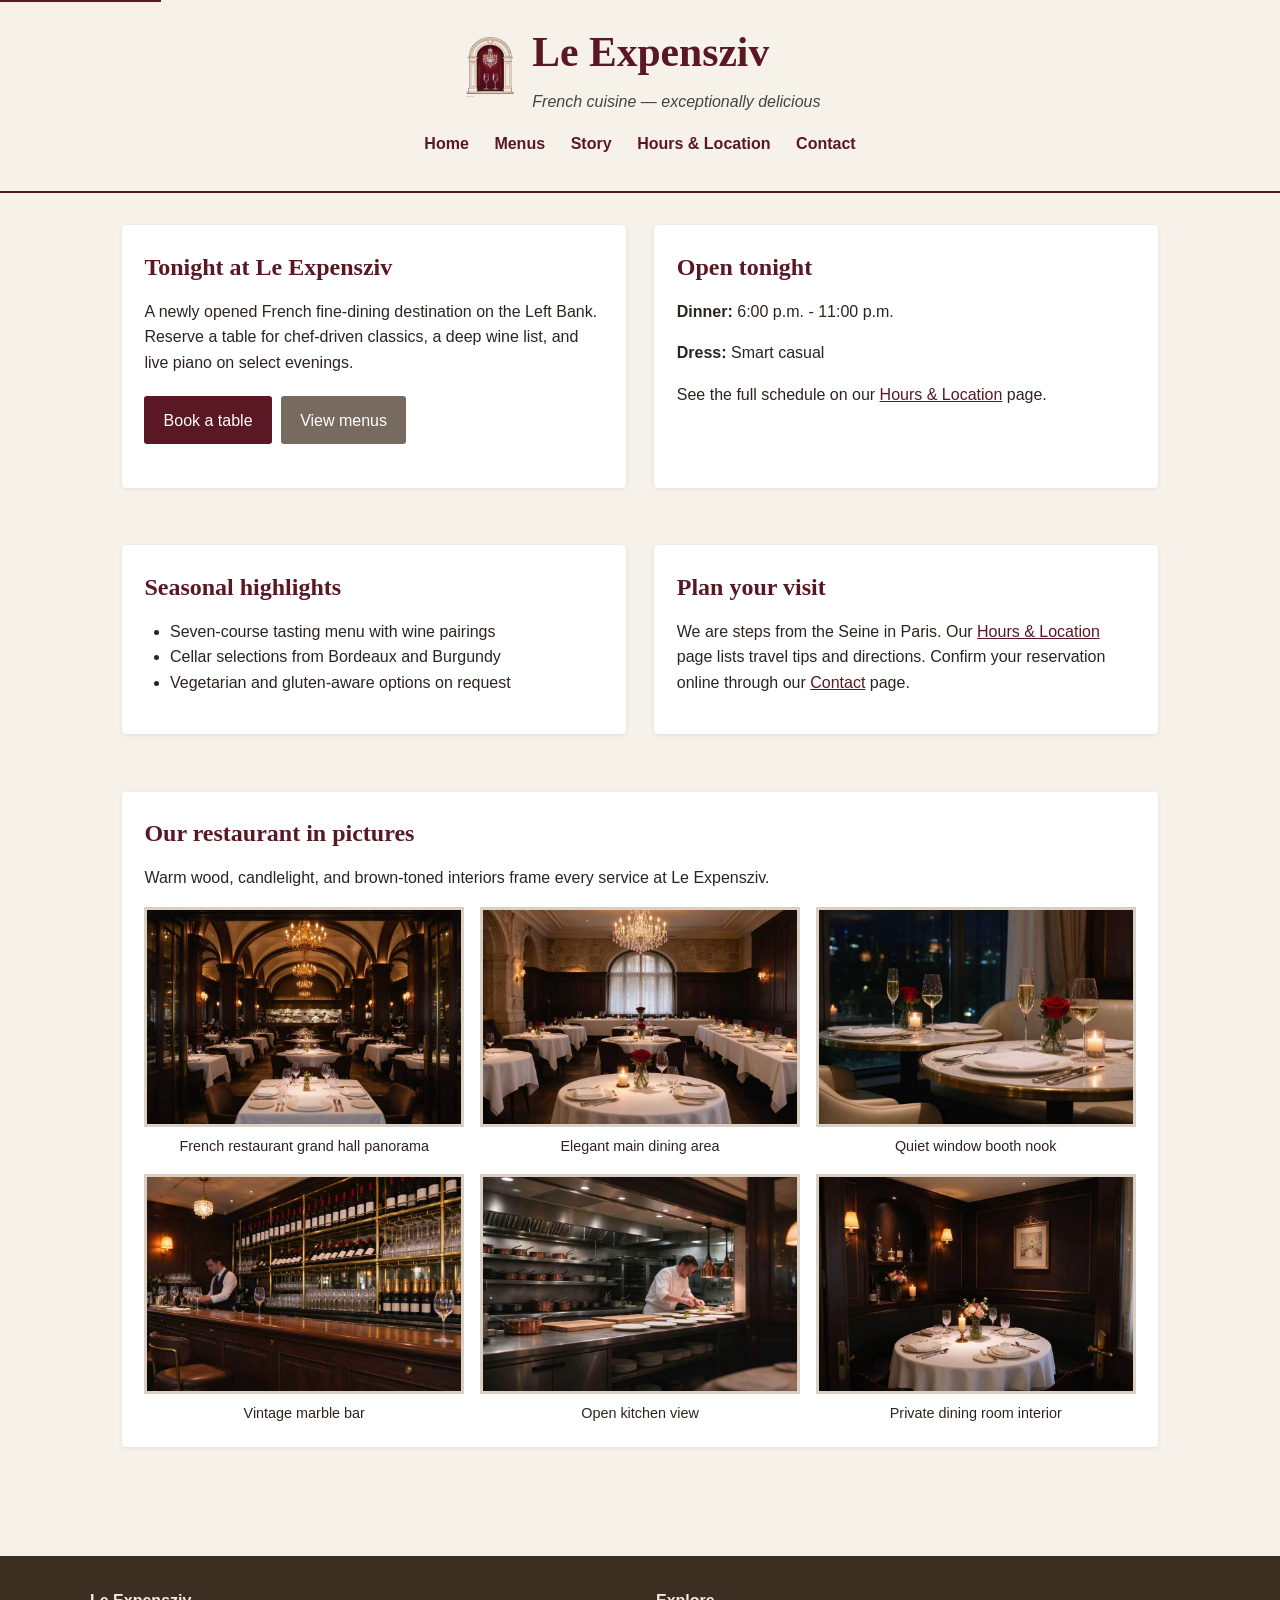
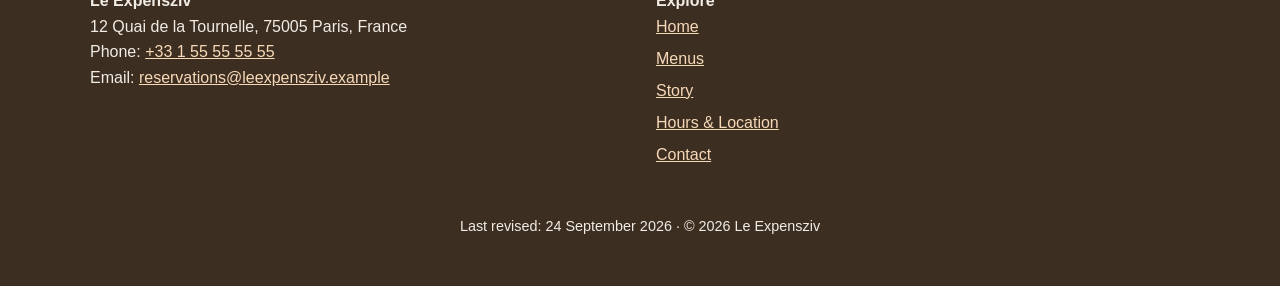
<file: index.html>
<!DOCTYPE html>
<html lang="en">
<head>
  <meta charset="UTF-8">
  <meta name="viewport" content="width=device-width, initial-scale=1">
  <meta name="description" content="Le Expensziv — French fine dining in Paris. Seasonal tasting menus, aged wines, and private events.">
  <title>Le Expensziv | French Fine Dining in Paris</title>
  <link rel="stylesheet" href="styles.css">
</head>
<body>
  <a class="skip-link" href="#main-content">Skip to main content</a>
  <header class="site-header">
    <div class="branding">
  <img src="images/logo.png" alt="Le Expensziv logo" class="site-logo">
  <div class="branding-text">
    <h1>Le Expensziv</h1>
    <p class="tagline">French cuisine — exceptionally delicious</p>
  </div>
</div>
    <nav class="site-nav">
      <ul>
        <li><a href="index.html">Home</a></li>
        <li><a href="menus.html">Menus</a></li>
        <li><a href="story.html">Story</a></li>
        <li><a href="location.html">Hours &amp; Location</a></li>
        <li><a href="contact.html">Contact</a></li>
      </ul>
    </nav>
  </header>
  <main id="main-content">
    <div class="two-column">
      <section class="hero card">
        <h2>Tonight at Le Expensziv</h2>
        <p class="hero-lead">
          A newly opened French fine-dining destination on the Left Bank. Reserve a table for chef‑driven classics,
          a deep wine list, and live piano on select evenings.
        </p>
        <div class="cta-row">
          <a class="button" href="contact.html#reservations">Book a table</a>
          <a class="button button-secondary" href="menus.html">View menus</a>
        </div>
      </section>
      <aside class="card">
        <h2>Open tonight</h2>
        <p><strong>Dinner:</strong> 6:00 p.m. - 11:00 p.m.</p>
        <p><strong>Dress:</strong> Smart casual</p>
        <p>See the full schedule on our <a href="location.html">Hours &amp; Location</a> page.</p>
      </aside>
      <section class="card">
        <h2>Seasonal highlights</h2>
        <ul class="checklist">
          <li>Seven-course tasting menu with wine pairings</li>
          <li>Cellar selections from Bordeaux and Burgundy</li>
          <li>Vegetarian and gluten-aware options on request</li>
        </ul>
      </section>
      <section class="card">
        <h2>Plan your visit</h2>
        <p>
          We are steps from the Seine in Paris. Our <a href="location.html">Hours &amp; Location</a> page
          lists travel tips and directions. Confirm your reservation online
          through our <a href="contact.html">Contact</a> page.
        </p>
      </section>
      <section class="card full-width">
        <h2>Our restaurant in pictures</h2>
        <p>Warm wood, candlelight, and brown-toned interiors frame every service at Le Expensziv.</p>
        <div class="photo-gallery">
          <figure>
            <img class="gallery-photo" src="images/Grand-Hall-Panorama.jpg" alt="Wide panoramic view of the grand main dining hall set for dinner service.">
            <figcaption>French restaurant grand hall panorama</figcaption>
          </figure>
          <figure>
            <img class="gallery-photo" src="images/Main-Dining-Area.jpg" alt="Spacious main dining area with warm wood decor and soft ambient lighting.">
            <figcaption>Elegant main dining area</figcaption>
          </figure>
          <figure>
            <img class="gallery-photo" src="images/Window-Nook.jpg" alt="Cosy window-side booth seating with elegant table place settings.">
            <figcaption>Quiet window booth nook</figcaption>
          </figure>
          <figure>
            <img class="gallery-photo" src="images/Vintage-Marble-Bar.jpg" alt="Vintage marble bar counter inside the restaurant.">
            <figcaption>Vintage marble bar</figcaption>
          </figure>
          <figure>
            <img class="gallery-photo" src="images/Open-Kitchen.jpg" alt="View into the restaurant open kitchen with working chef stations.">
            <figcaption>Open kitchen view</figcaption>
          </figure>
          <figure>
            <img class="gallery-photo" src="images/Private-dining-room.jpg" alt="Stylish private dining room prepared for guest events.">
            <figcaption>Private dining room interior</figcaption>
          </figure>
        </div>
      </section>
    </div>
  </main>
  <footer class="site-footer">
    <div class="footer-inner">
      <div>
        <strong>Le Expensziv</strong>
        <p>12 Quai de la Tournelle, 75005 Paris, France<br>
        Phone: <a href="tel:+33155555555">+33 1 55 55 55 55</a><br>
        Email: <a href="mailto:reservations@leexpensziv.example">reservations@leexpensziv.example</a></p>
      </div>
      <nav class="footer-nav">
        <strong>Explore</strong>
        <ul>
          <li><a href="index.html">Home</a></li>
          <li><a href="menus.html">Menus</a></li>
          <li><a href="story.html">Story</a></li>
          <li><a href="location.html">Hours &amp; Location</a></li>
          <li><a href="contact.html">Contact</a></li>
        </ul>
      </nav>
    </div>
    <p class="meta">Last revised: 24 September 2026 · © 2026 Le Expensziv</p>
  </footer>
</body>
</html>
</file>
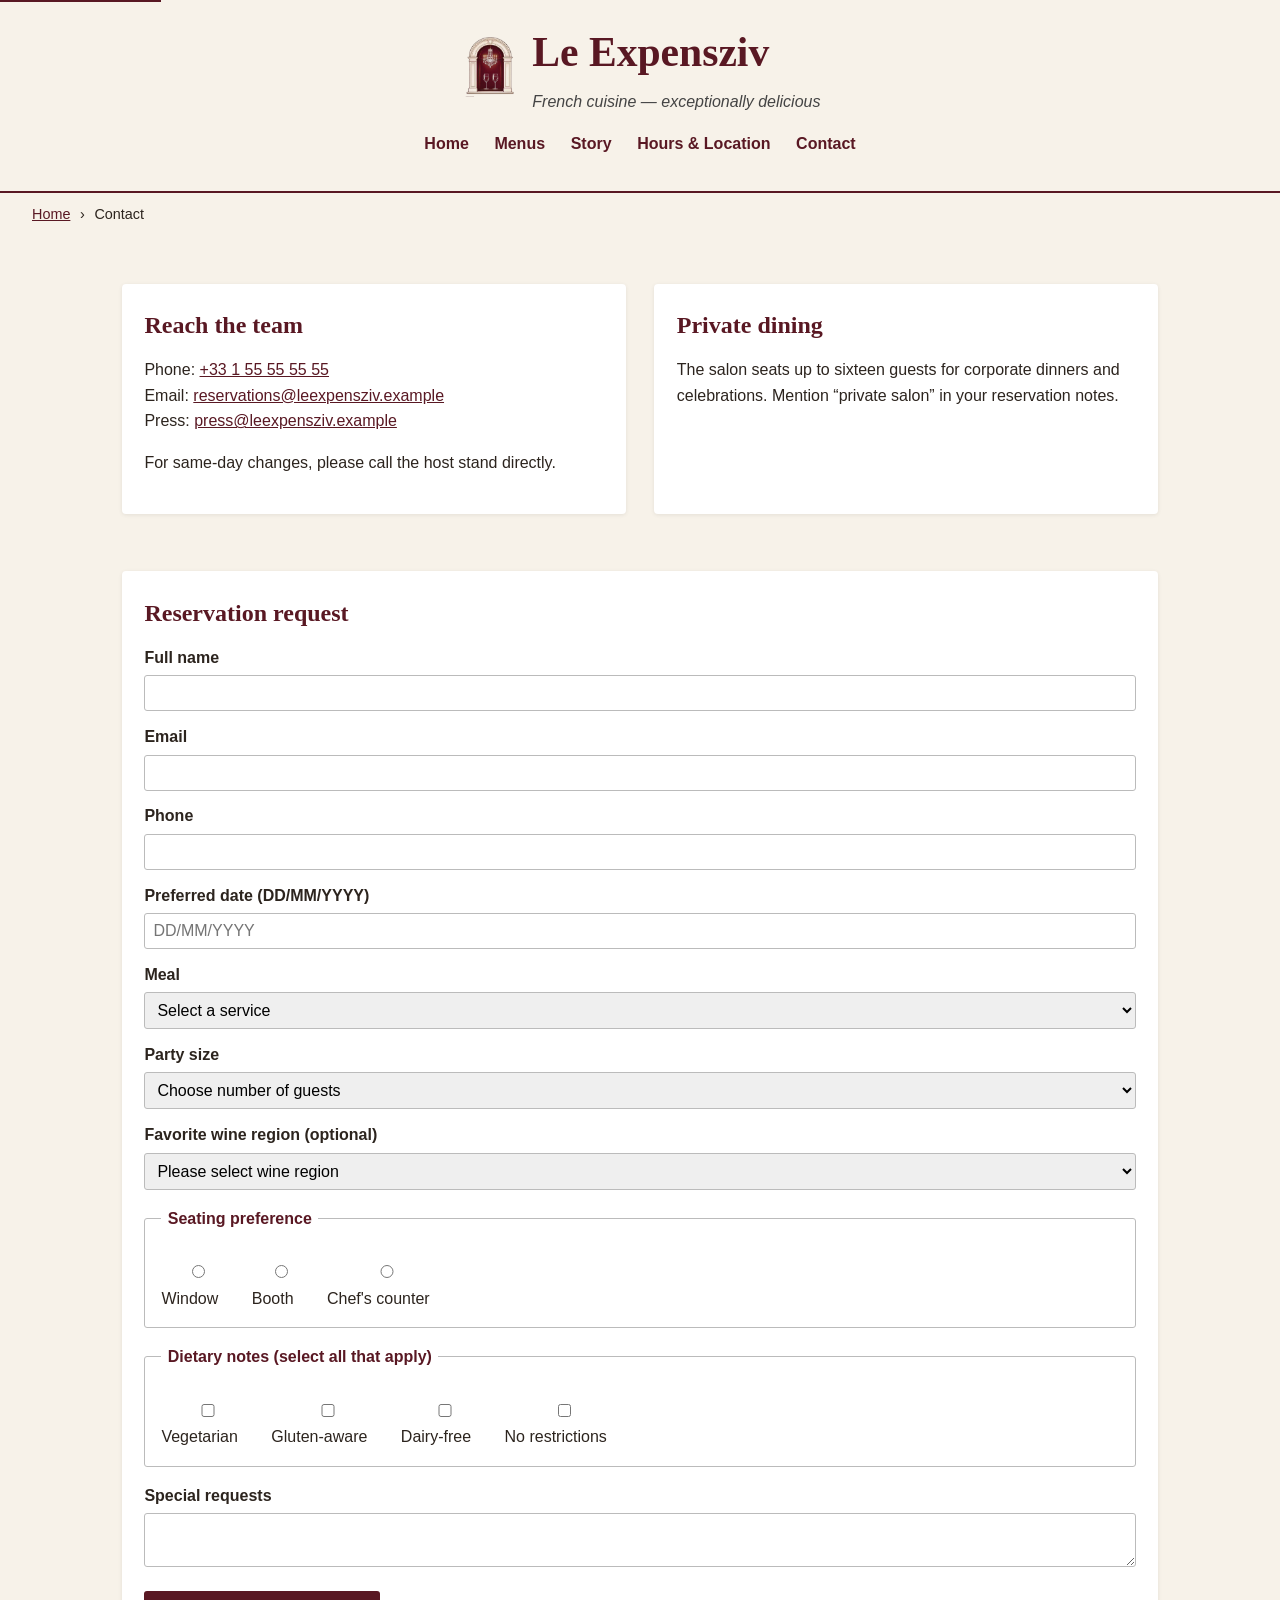
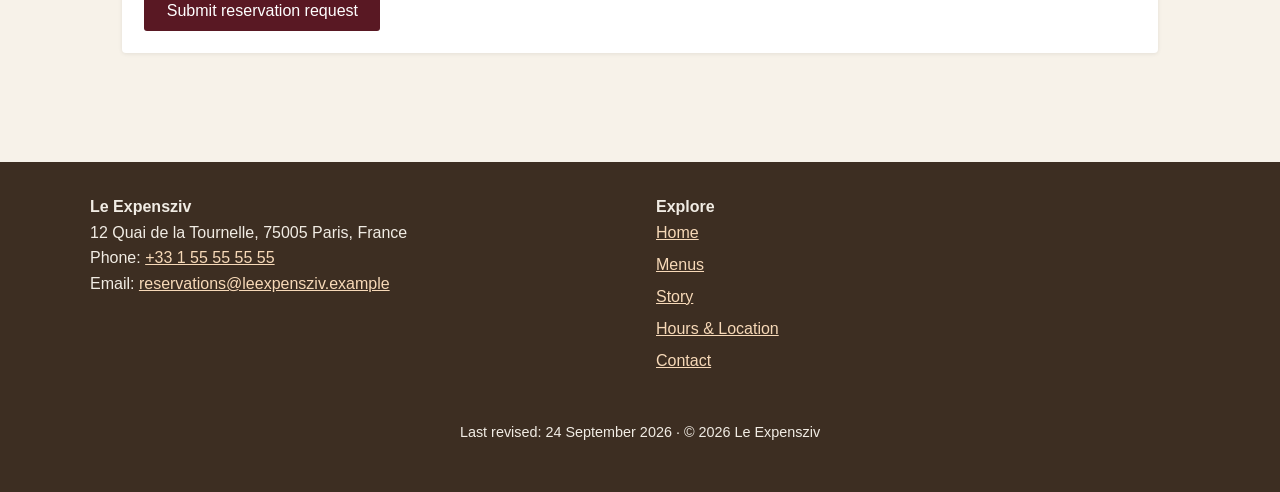
<file: contact.html>
<!DOCTYPE html>
<html lang="en">
<head>
  <meta charset="UTF-8">
  <meta name="viewport" content="width=device-width, initial-scale=1">
  <meta name="description" content="Contact and reservations at Le Expensziv, Paris.">
  <title>Contact &amp; Reservations | Le Expensziv</title>
  <link rel="stylesheet" href="styles.css">
</head>
<body>
  <a class="skip-link" href="#main-content">Skip to main content</a>
  <header class="site-header">
    <div class="branding">
  <img src="images/logo.png" alt="Le Expensziv logo" class="site-logo">
  <div class="branding-text">
    <h1>Le Expensziv</h1>
    <p class="tagline">French cuisine — exceptionally delicious</p>
  </div>
</div>
    <nav class="site-nav">
      <ul>
        <li><a href="index.html">Home</a></li>
        <li><a href="menus.html">Menus</a></li>
        <li><a href="story.html">Story</a></li>
        <li><a href="location.html">Hours &amp; Location</a></li>
        <li><a href="contact.html">Contact</a></li>
      </ul>
    </nav>
  </header>
  <nav class="breadcrumb">
    <ol>
      <li><a href="index.html">Home</a></li>
      <li>Contact</li>
    </ol>
  </nav>
  <main id="main-content">
    <div class="two-column">
      <section class="card">
        <h2>Reach the team</h2>
        <p>
          Phone: <a href="tel:+33155555555">+33 1 55 55 55 55</a><br>
          Email: <a href="mailto:reservations@leexpensziv.example">reservations@leexpensziv.example</a><br>
          Press: <a href="mailto:press@leexpensziv.example">press@leexpensziv.example</a>
        </p>
        <p>For same-day changes, please call the host stand directly.</p>
      </section>
      <section class="card">
        <h2>Private dining</h2>
        <p>
          The salon seats up to sixteen guests for corporate dinners and celebrations.
          Mention “private salon” in your reservation notes.
        </p>
      </section>
      <section class="card full-width" id="reservations">
        <h2>Reservation request</h2>
        <form id="reservation-form" action="contact.html#reservations" method="get" novalidate>
          <label for="guest-name">Full name</label>
          <input type="text" id="guest-name" name="guest-name" required>
          <label for="guest-email">Email</label>
          <input type="email" id="guest-email" name="guest-email" required>
          <label for="guest-phone">Phone</label>
          <input type="tel" id="guest-phone" name="guest-phone" required>
          <label for="visit-date">Preferred date (DD/MM/YYYY)</label>
          <input type="text" id="visit-date" name="visit-date" placeholder="DD/MM/YYYY" required>
          <label for="meal-type">Meal</label>
          <select id="meal-type" name="meal-type" required>
            <option value="">Select a service</option>
            <option value="lunch">Lunch</option>
            <option value="dinner">Dinner</option>
            <option value="brunch">Sunday brunch</option>
          </select>
          <label for="party-size">Party size</label>
          <select id="party-size" name="party-size" required>
            <option value="">Choose number of guests</option>
            <option value="2">2 guests</option>
            <option value="3">3 guests</option>
            <option value="4">4 guests</option>
            <option value="5">5 guests</option>
            <option value="6">6 guests</option>
            <option value="7">7 guests</option>
            <option value="8">8 guests</option>
          </select>
          <label for="favorite-wine">Favorite wine region (optional)</label>
          <select id="favorite-wine" name="favorite-wine">
            <option value="">Please select wine region</option>
            <option value="Bordeaux">Bordeaux</option>
            <option value="Burgundy">Burgundy</option>
            <option value="Champagne">Champagne</option>
            <option value="Loire Valley">Loire Valley</option>
            <option value="Rhône Valley">Rhône Valley</option>
          </select>
          <fieldset>
            <legend>Seating preference</legend>
            <div class="inline-options">
              <label><input type="radio" name="seating" value="window" required> Window</label>
              <label><input type="radio" name="seating" value="booth"> Booth</label>
              <label><input type="radio" name="seating" value="bar"> Chef&apos;s counter</label>
            </div>
          </fieldset>
          <fieldset>
            <legend>Dietary notes (select all that apply)</legend>
            <div class="inline-options">
              <label><input type="checkbox" name="diet" value="vegetarian"> Vegetarian</label>
              <label><input type="checkbox" name="diet" value="gluten-aware"> Gluten-aware</label>
              <label><input type="checkbox" name="diet" value="dairy-free"> Dairy-free</label>
              <label><input type="checkbox" name="diet" value="none"> No restrictions</label>
            </div>
          </fieldset>
          <label for="special-requests">Special requests</label>
          <textarea id="special-requests" name="special-requests"></textarea>
          <div class="form-actions">
            <button type="submit">Submit reservation request</button>
          </div>
        </form>
      </section>
    </div>
  </main>
  <footer class="site-footer">
    <div class="footer-inner">
      <div>
        <strong>Le Expensziv</strong>
        <p>12 Quai de la Tournelle, 75005 Paris, France<br>
        Phone: <a href="tel:+33155555555">+33 1 55 55 55 55</a><br>
        Email: <a href="mailto:reservations@leexpensziv.example">reservations@leexpensziv.example</a></p>
      </div>
      <nav class="footer-nav">
        <strong>Explore</strong>
        <ul>
          <li><a href="index.html">Home</a></li>
          <li><a href="menus.html">Menus</a></li>
          <li><a href="story.html">Story</a></li>
          <li><a href="location.html">Hours &amp; Location</a></li>
          <li><a href="contact.html">Contact</a></li>
        </ul>
      </nav>
    </div>
    <p class="meta">Last revised: 24 September 2026 · © 2026 Le Expensziv</p>
  </footer>
</body>
</html>
</file>
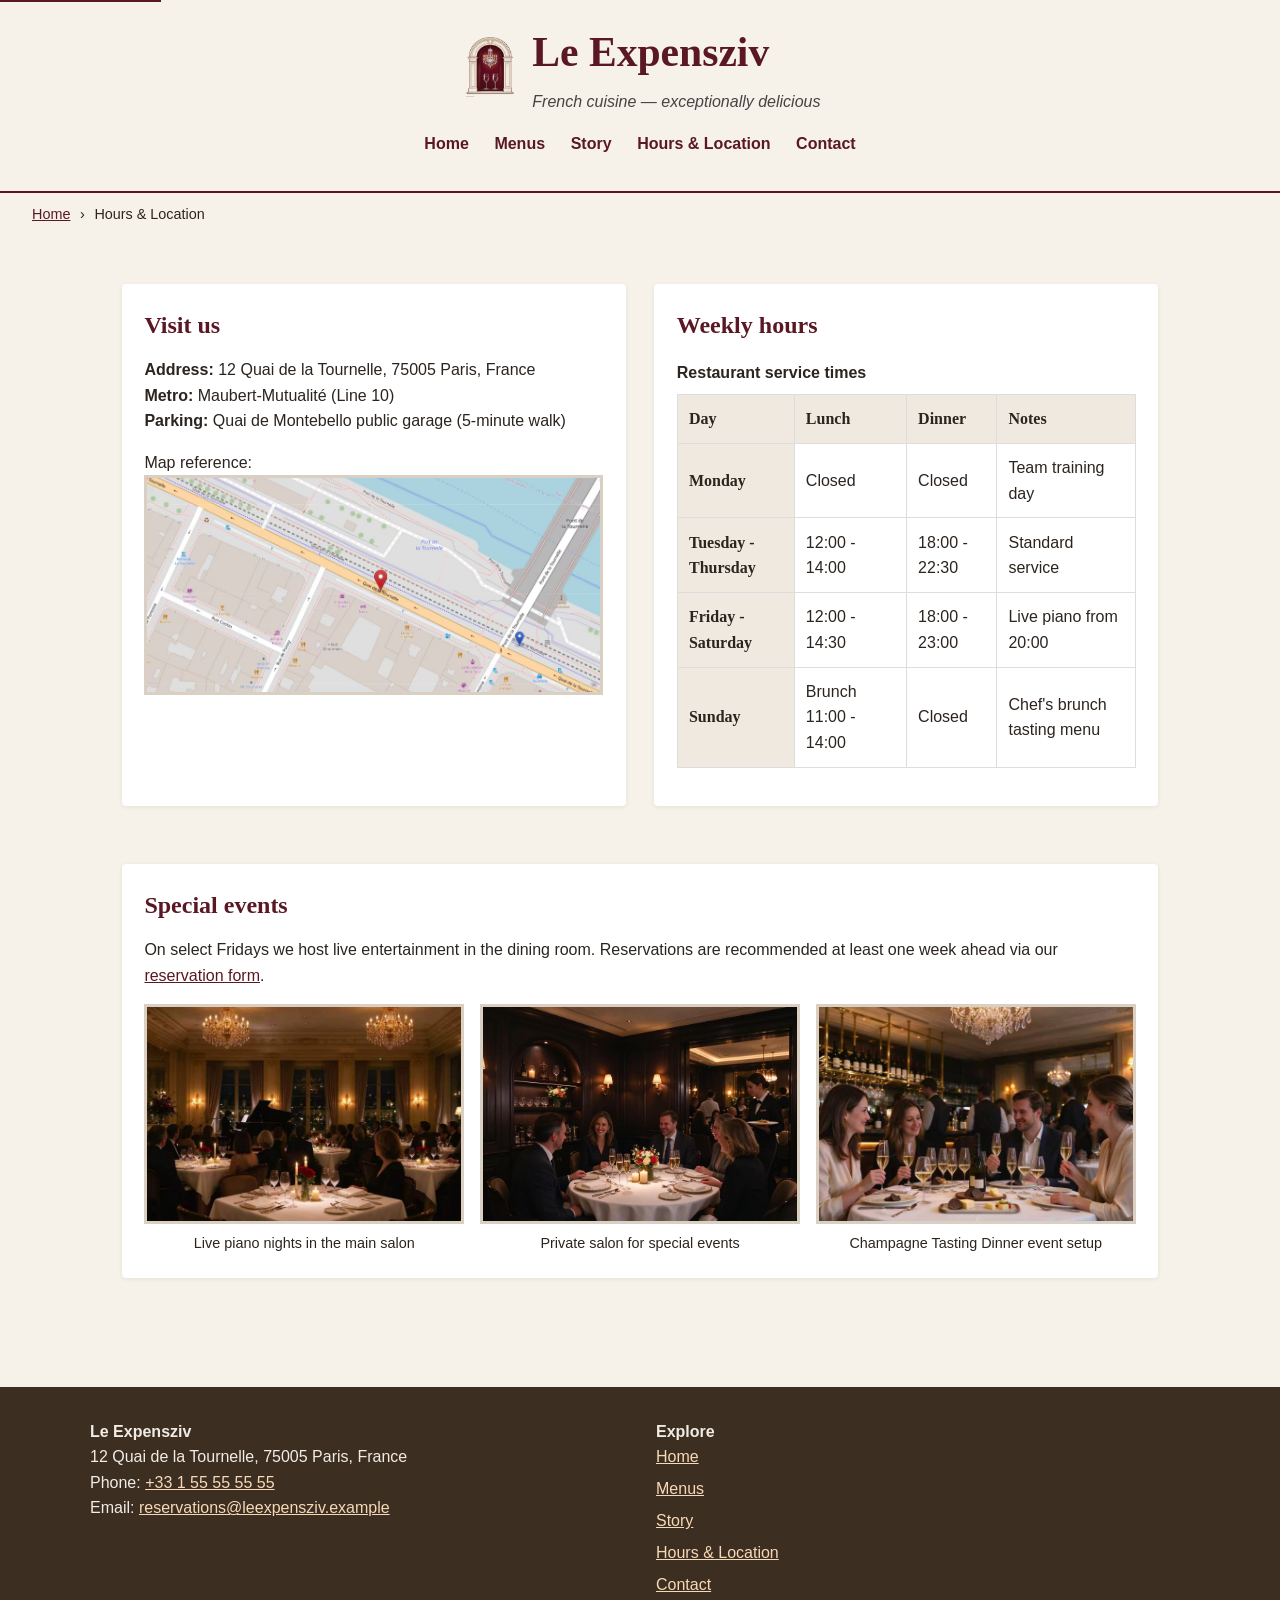
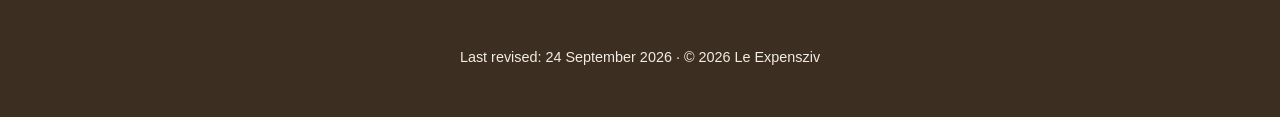
<file: location.html>
<!DOCTYPE html>
<html lang="en">
<head>
  <meta charset="UTF-8">
  <meta name="viewport" content="width=device-width, initial-scale=1">
  <meta name="description" content="Hours, directions, and events at Le Expensziv in Paris.">
  <title>Hours &amp; Location | Le Expensziv</title>
  <link rel="stylesheet" href="styles.css">
</head>
<body>
  <a class="skip-link" href="#main-content">Skip to main content</a>
  <header class="site-header">
    <div class="branding">
  <img src="images/logo.png" alt="Le Expensziv logo" class="site-logo">
  <div class="branding-text">
    <h1>Le Expensziv</h1>
    <p class="tagline">French cuisine — exceptionally delicious</p>
  </div>
</div>
    <nav class="site-nav">
      <ul>
        <li><a href="index.html">Home</a></li>
        <li><a href="menus.html">Menus</a></li>
        <li><a href="story.html">Story</a></li>
        <li><a href="location.html">Hours &amp; Location</a></li>
        <li><a href="contact.html">Contact</a></li>
      </ul>
    </nav>
  </header>
  <nav class="breadcrumb">
    <ol>
      <li><a href="index.html">Home</a></li>
      <li>Hours &amp; Location</li>
    </ol>
  </nav>
  <main id="main-content">
    <div class="two-column">
      <section class="card">
        <h2>Visit us</h2>
        <p>
          <strong>Address:</strong> 12 Quai de la Tournelle, 75005 Paris, France<br>
          <strong>Metro:</strong> Maubert-Mutualité (Line 10)<br>
          <strong>Parking:</strong> Quai de Montebello public garage (5-minute walk)
        </p>
        <p>
          Map reference:
          <img class="gallery-photo" src="images/map.jpg" alt="Map showing restaurant location in central Paris left-bank area.">
        </p>
      </section>
      <section class="card">
        <h2>Weekly hours</h2>
        <table id="hours-table">
          <caption>Restaurant service times</caption>
          <thead>
            <tr>
              <th scope="col" id="hours-day">Day</th>
              <th scope="col" id="hours-lunch">Lunch</th>
              <th scope="col" id="hours-dinner">Dinner</th>
              <th scope="col" id="hours-notes">Notes</th>
            </tr>
          </thead>
          <tbody>
            <tr>
              <th scope="row" headers="hours-day" id="hours-mon">Monday</th>
              <td headers="hours-lunch hours-mon">Closed</td>
              <td headers="hours-dinner hours-mon">Closed</td>
              <td headers="hours-notes hours-mon">Team training day</td>
            </tr>
            <tr>
              <th scope="row" headers="hours-day" id="hours-tue">Tuesday - Thursday</th>
              <td headers="hours-lunch hours-tue">12:00 - 14:00</td>
              <td headers="hours-dinner hours-tue">18:00 - 22:30</td>
              <td headers="hours-notes hours-tue">Standard service</td>
            </tr>
            <tr>
              <th scope="row" headers="hours-day" id="hours-fri">Friday - Saturday</th>
              <td headers="hours-lunch hours-fri">12:00 - 14:30</td>
              <td headers="hours-dinner hours-fri">18:00 - 23:00</td>
              <td headers="hours-notes hours-fri">Live piano from 20:00</td>
            </tr>
            <tr>
              <th scope="row" headers="hours-day" id="hours-sun">Sunday</th>
              <td headers="hours-lunch hours-sun">Brunch 11:00 - 14:00</td>
              <td headers="hours-dinner hours-sun">Closed</td>
              <td headers="hours-notes hours-sun">Chef's brunch tasting menu</td>
            </tr>
          </tbody>
        </table>
      </section>
      <section class="card full-width">
        <h2>Special events</h2>
        <p>
          On select Fridays we host live entertainment in the dining room. Reservations are recommended at least one week ahead via our
          <a href="contact.html#reservations">reservation form</a>.
        </p>
        <div class="photo-gallery">
          <figure>
            <img class="gallery-photo" src="images/Piano-Night.jpg" alt="Restaurant dining room prepared for live piano night event.">
            <figcaption>Live piano nights in the main salon</figcaption>
          </figure>
          <figure>
            <img class="gallery-photo" src="images/Private-Salon.jpg" alt="Spacious private salon room for group celebrations.">
            <figcaption>Private salon for special events</figcaption>
          </figure>
          <figure>
            <img class="gallery-photo" src="images/Champagne-Tasting-Dinner.jpg" alt="Table setting for champagne tasting dinner event.">
            <figcaption>Champagne Tasting Dinner event setup</figcaption>
          </figure>
        </div>
      </section>
    </div>
  </main>
  <footer class="site-footer">
    <div class="footer-inner">
      <div>
        <strong>Le Expensziv</strong>
        <p>12 Quai de la Tournelle, 75005 Paris, France<br>
        Phone: <a href="tel:+33155555555">+33 1 55 55 55 55</a><br>
        Email: <a href="mailto:reservations@leexpensziv.example">reservations@leexpensziv.example</a></p>
      </div>
      <nav class="footer-nav">
        <strong>Explore</strong>
        <ul>
          <li><a href="index.html">Home</a></li>
          <li><a href="menus.html">Menus</a></li>
          <li><a href="story.html">Story</a></li>
          <li><a href="location.html">Hours &amp; Location</a></li>
          <li><a href="contact.html">Contact</a></li>
        </ul>
      </nav>
    </div>
    <p class="meta">Last revised: 24 September 2026 · © 2026 Le Expensziv</p>
  </footer>
</body>
</html>
</file>
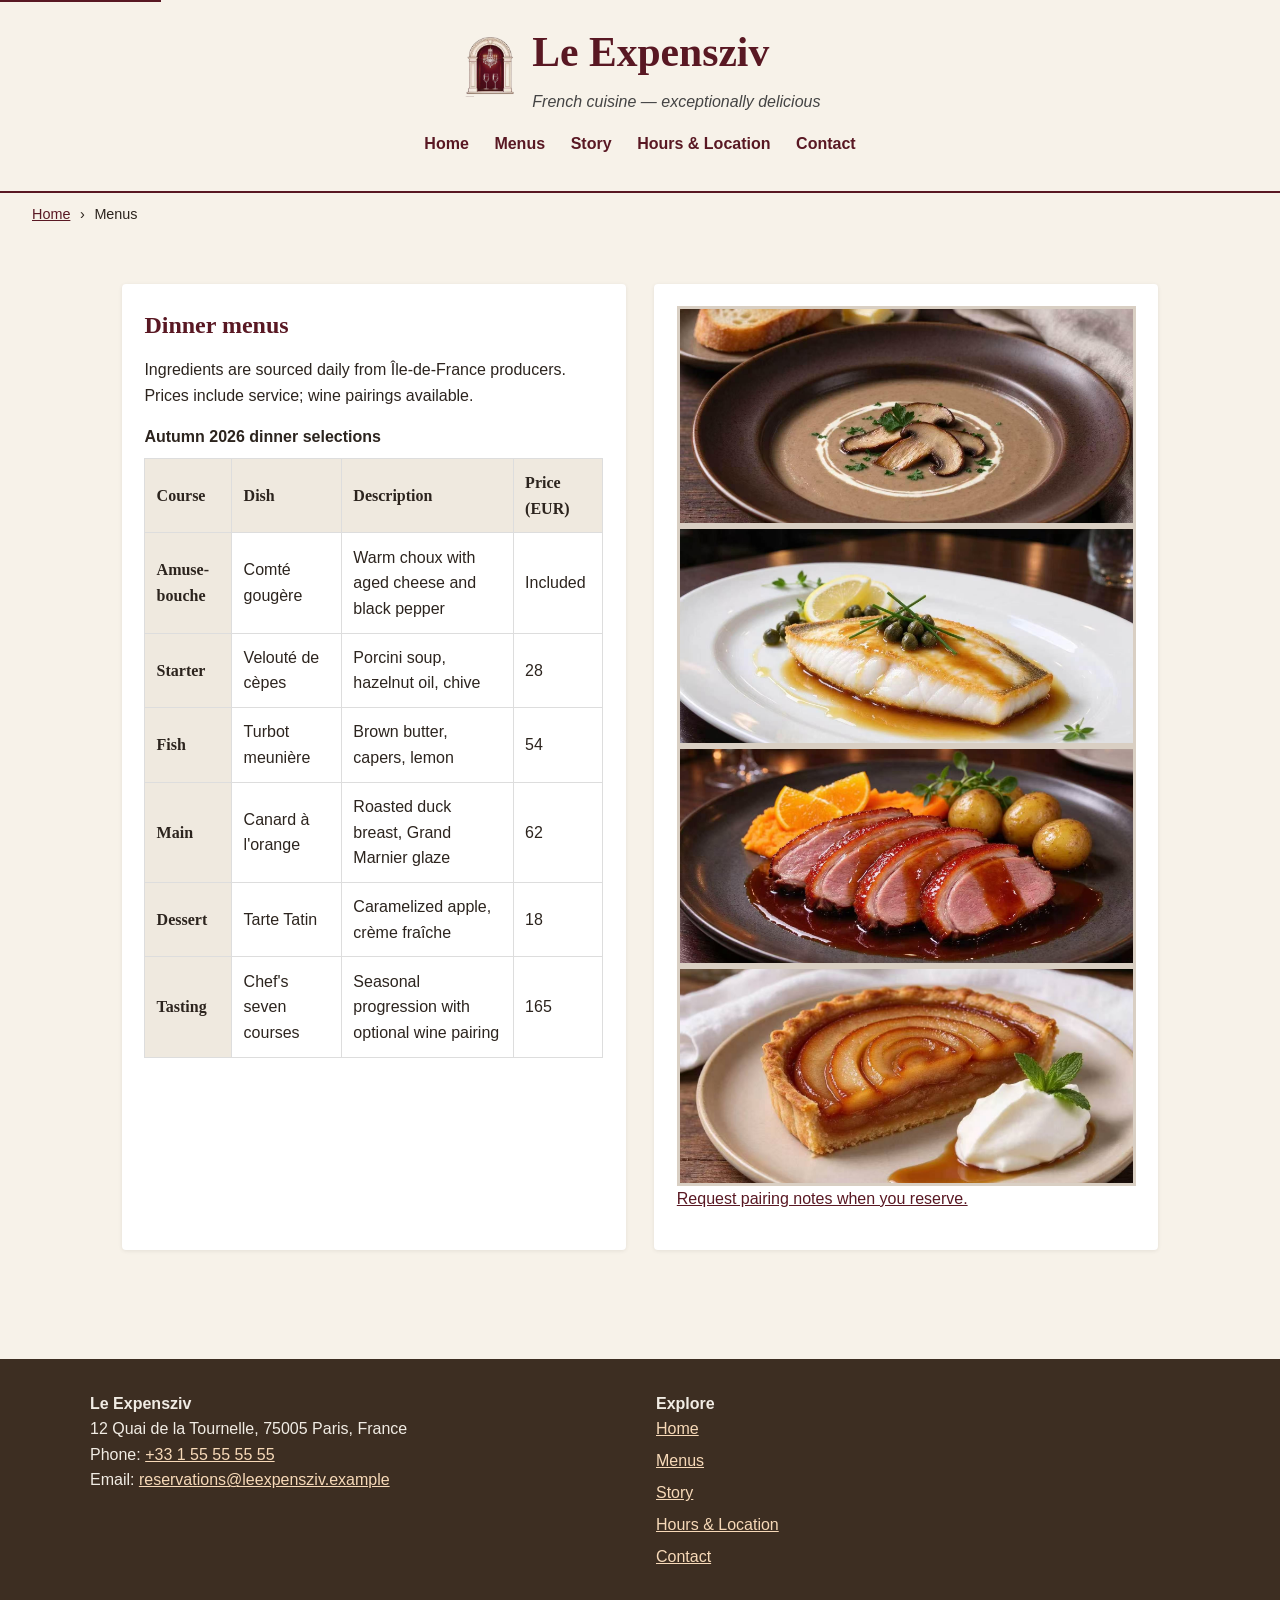
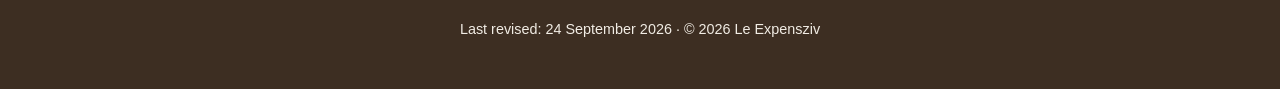
<file: menus.html>
<!DOCTYPE html>
<html lang="en">
<head>
  <meta charset="UTF-8">
  <meta name="viewport" content="width=device-width, initial-scale=1">
  <meta name="description" content="Seasonal menus and pricing at Le Expensziv, Paris.">
  <title>Menus | Le Expensziv</title>
  <link rel="stylesheet" href="styles.css">
</head>
<body>
  <a class="skip-link" href="#main-content">Skip to main content</a>
  <header class="site-header">
   <div class="branding">
  <img src="images/logo.png" alt="Le Expensziv logo" class="site-logo">
  <div class="branding-text">
    <h1>Le Expensziv</h1>
    <p class="tagline">French cuisine — exceptionally delicious</p>
  </div>
</div>
    <nav class="site-nav">
      <ul>
        <li><a href="index.html">Home</a></li>
        <li><a href="menus.html">Menus</a></li>
        <li><a href="story.html">Story</a></li>
        <li><a href="location.html">Hours &amp; Location</a></li>
        <li><a href="contact.html">Contact</a></li>
      </ul>
    </nav>
  </header>
  <nav class="breadcrumb">
    <ol>
      <li><a href="index.html">Home</a></li>
      <li>Menus</li>
    </ol>
  </nav>
  <main id="main-content">
    <div class="two-column">
      <section class="card">
        <h2>Dinner menus</h2>
        <p>Ingredients are sourced daily from Île-de-France producers. Prices include service; wine pairings available.</p>
        <table id="menu-table">
          <caption>Autumn 2026 dinner selections</caption>
          <thead>
            <tr>
              <th scope="col" id="col-course">Course</th>
              <th scope="col" id="col-dish">Dish</th>
              <th scope="col" id="col-detail">Description</th>
              <th scope="col" id="col-price">Price (EUR)</th>
            </tr>
          </thead>
          <tbody>
            <tr>
              <th scope="row" headers="col-course" id="row-amuse">Amuse-bouche</th>
              <td headers="col-dish row-amuse">Comté gougère</td>
              <td headers="col-detail row-amuse">Warm choux with aged cheese and black pepper</td>
              <td headers="col-price row-amuse">Included</td>
            </tr>
            <tr>
              <th scope="row" headers="col-course" id="row-starter">Starter</th>
              <td headers="col-dish row-starter">Velouté de cèpes</td>
              <td headers="col-detail row-starter">Porcini soup, hazelnut oil, chive</td>
              <td headers="col-price row-starter">28</td>
            </tr>
            <tr>
              <th scope="row" headers="col-course" id="row-fish">Fish</th>
              <td headers="col-dish row-fish">Turbot meunière</td>
              <td headers="col-detail row-fish">Brown butter, capers, lemon</td>
              <td headers="col-price row-fish">54</td>
            </tr>
            <tr>
              <th scope="row" headers="col-course" id="row-meat">Main</th>
              <td headers="col-dish row-meat">Canard à l'orange</td>
              <td headers="col-detail row-meat">Roasted duck breast, Grand Marnier glaze</td>
              <td headers="col-price row-meat">62</td>
            </tr>
            <tr>
              <th scope="row" headers="col-course" id="row-dessert">Dessert</th>
              <td headers="col-dish row-dessert">Tarte Tatin</td>
              <td headers="col-detail row-dessert">Caramelized apple, crème fraîche</td>
              <td headers="col-price row-dessert">18</td>
            </tr>
            <tr>
              <th scope="row" headers="col-course" id="row-tasting">Tasting</th>
              <td headers="col-dish row-tasting">Chef's seven courses</td>
              <td headers="col-detail row-tasting">Seasonal progression with optional wine pairing</td>
              <td headers="col-price row-tasting">165</td>
            </tr>
          </tbody>
        </table>
      </section>
      <aside class="card">
        <img class="gallery-photo" src="images/Porcini-soup.jpg" alt="Bowl of creamy porcini mushroom soup starter dish.">
        <img class="gallery-photo" src="images/Brown-butter-capers-lemon.jpg" alt="Cooked turbot fish served with brown butter, capers and lemon garnish.">
        <img class="gallery-photo" src="images/Roasted-duck-breast.jpg" alt="Plated roasted duck breast main course with fruit glaze.">
        <img class="gallery-photo" src="images/Caramelized-apple.jpg" alt="Caramelized apple dessert for tarte tatin pastry.">
        <p><a href="contact.html#reservations">Request pairing notes when you reserve.</a></p>
      </aside>
    </div>
  </main>
  <footer class="site-footer">
    <div class="footer-inner">
      <div>
        <strong>Le Expensziv</strong>
        <p>12 Quai de la Tournelle, 75005 Paris, France<br>
        Phone: <a href="tel:+33155555555">+33 1 55 55 55 55</a><br>
        Email: <a href="mailto:reservations@leexpensziv.example">reservations@leexpensziv.example</a></p>
      </div>
      <nav class="footer-nav">
        <strong>Explore</strong>
        <ul>
          <li><a href="index.html">Home</a></li>
          <li><a href="menus.html">Menus</a></li>
          <li><a href="story.html">Story</a></li>
          <li><a href="location.html">Hours &amp; Location</a></li>
          <li><a href="contact.html">Contact</a></li>
        </ul>
      </nav>
    </div>
    <p class="meta">Last revised: 24 September 2026 · © 2026 Le Expensziv</p>
  </footer>
</body>
</html>
</file>
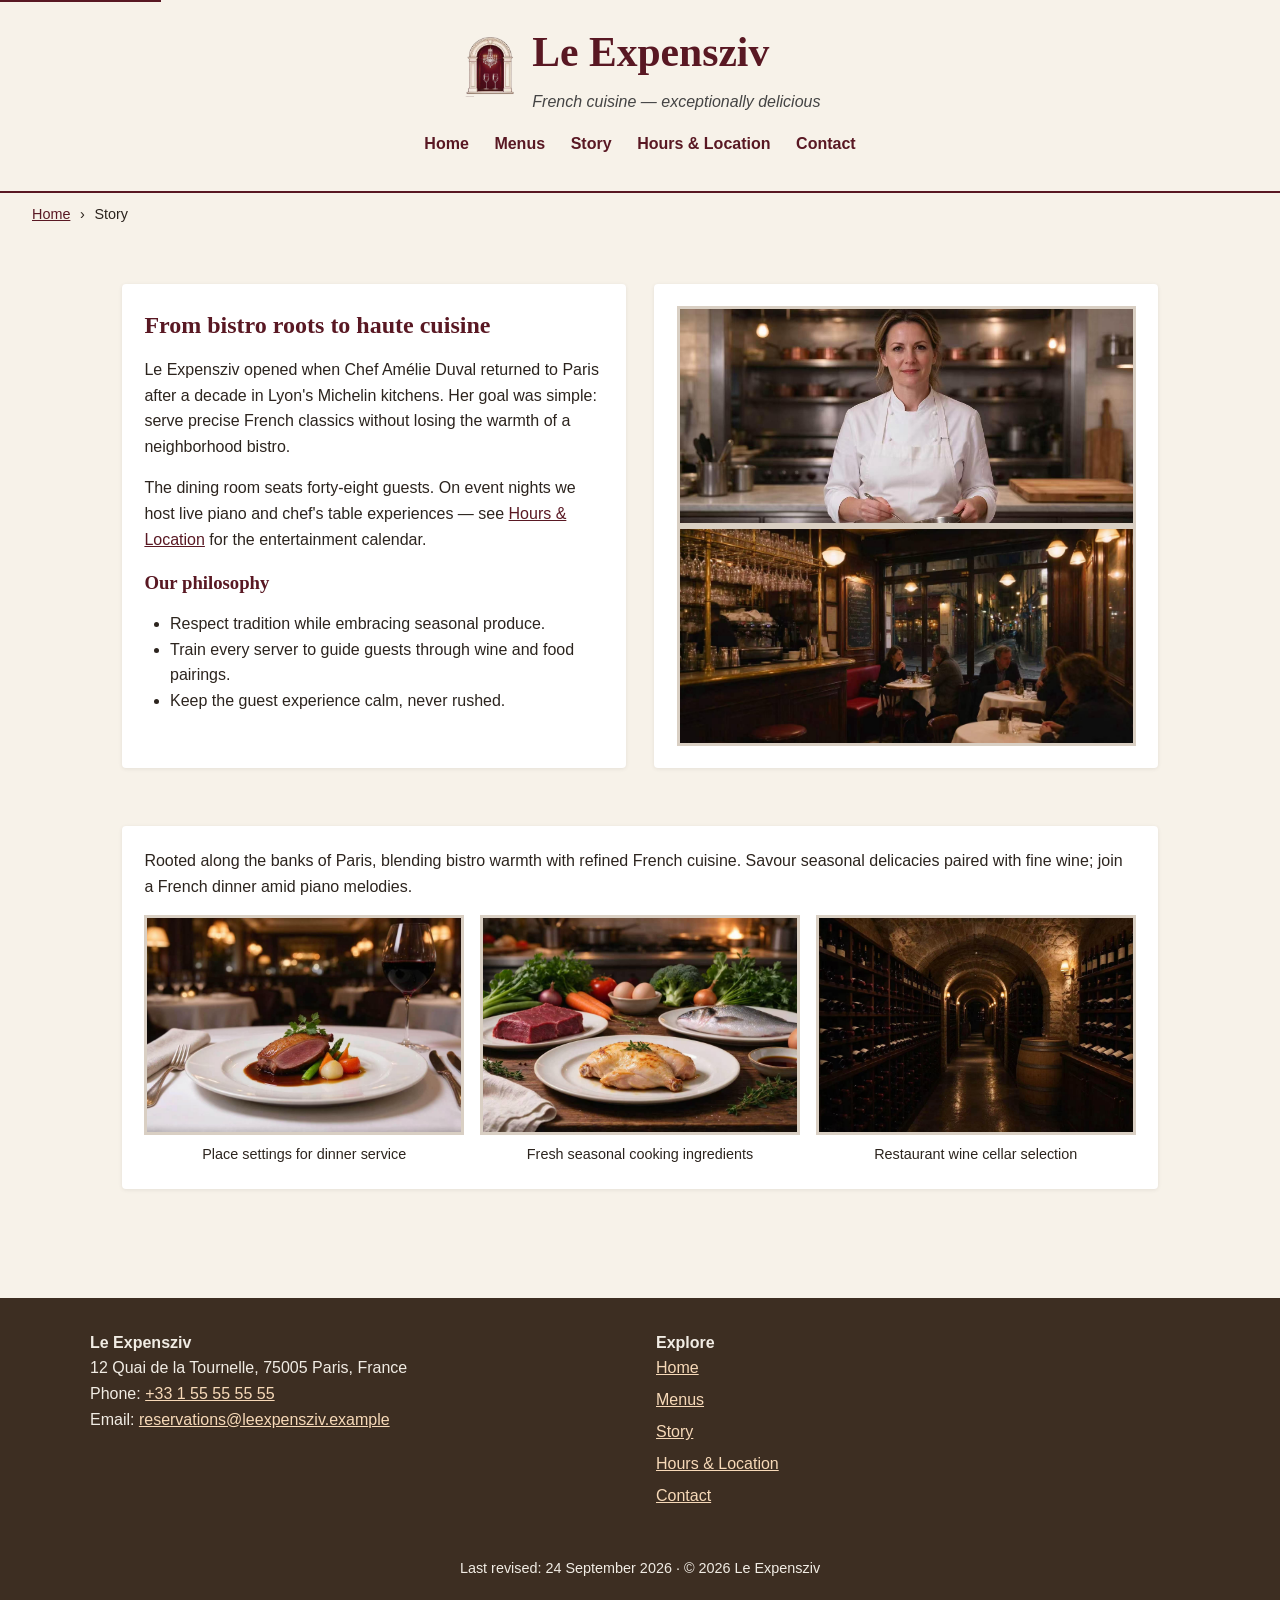
<file: story.html>
<!DOCTYPE html>
<html lang="en">
<head>
  <meta charset="UTF-8">
  <meta name="viewport" content="width=device-width, initial-scale=1">
  <meta name="description" content="The story of Le Expensziv — modern French fine dining in Paris.">
  <title>Our Story | Le Expensziv</title>
  <link rel="stylesheet" href="styles.css">
</head>
<body>
  <a class="skip-link" href="#main-content">Skip to main content</a>
  <header class="site-header">
    <div class="branding">
  <img src="images/logo.png" alt="Le Expensziv logo" class="site-logo">
  <div class="branding-text">
    <h1>Le Expensziv</h1>
    <p class="tagline">French cuisine — exceptionally delicious</p>
  </div>
</div>
    <nav class="site-nav">
      <ul>
        <li><a href="index.html">Home</a></li>
        <li><a href="menus.html">Menus</a></li>
        <li><a href="story.html">Story</a></li>
        <li><a href="location.html">Hours &amp; Location</a></li>
        <li><a href="contact.html">Contact</a></li>
      </ul>
    </nav>
  </header>
  <nav class="breadcrumb">
    <ol>
      <li><a href="index.html">Home</a></li>
      <li>Story</li>
    </ol>
  </nav>
  <main id="main-content">
    <div class="two-column">
      <article class="card">
        <h2>From bistro roots to haute cuisine</h2>
        <p>
          Le Expensziv opened when Chef Amélie Duval returned to Paris after a decade in Lyon's Michelin kitchens.
          Her goal was simple: serve precise French classics without losing the warmth of a neighborhood bistro.
        </p>
        <p>
          The dining room seats forty-eight guests. On event nights we host live piano and chef's table experiences —
          see <a href="location.html">Hours &amp; Location</a> for the entertainment calendar.
        </p>
        <h3>Our philosophy</h3>
        <ul>
          <li>Respect tradition while embracing seasonal produce.</li>
          <li>Train every server to guide guests through wine and food pairings.</li>
          <li>Keep the guest experience calm, never rushed.</li>
        </ul>
      </article>
      <aside class="card">
        <img class="gallery-photo" src="images/chef.jpg" alt="Portrait of our head chef working inside restaurant kitchen.">
        <img class="gallery-photo" src="images/bar.jpg" alt="Stylish interior bar counter inside Le Expensziv.">
      </aside>
      <section class="card full-width">
        <p>
          Rooted along the banks of Paris, blending bistro warmth with refined French cuisine. Savour seasonal delicacies paired with fine wine; join a French dinner amid piano melodies.
        </p>
        <div class="photo-gallery">
          <figure>
            <img class="gallery-photo" src="images/dinner.jpg" alt="Elegant formal dinner place settings ready for guests.">
            <figcaption>Place settings for dinner service</figcaption>
          </figure>
          <figure>
            <img class="gallery-photo" src="images/ingredient.jpg" alt="Fresh local seasonal raw ingredients prepared for cooking.">
            <figcaption>Fresh seasonal cooking ingredients</figcaption>
          </figure>
          <figure>
            <img class="gallery-photo" src="images/wine.jpg" alt="Selection of fine French wine bottles displayed in restaurant cellar.">
            <figcaption>Restaurant wine cellar selection</figcaption>
          </figure>
        </div>
      </section>
    </div>
  </main>
  <footer class="site-footer">
    <div class="footer-inner">
      <div>
        <strong>Le Expensziv</strong>
        <p>12 Quai de la Tournelle, 75005 Paris, France<br>
        Phone: <a href="tel:+33155555555">+33 1 55 55 55 55</a><br>
        Email: <a href="mailto:reservations@leexpensziv.example">reservations@leexpensziv.example</a></p>
      </div>
      <nav class="footer-nav">
        <strong>Explore</strong>
        <ul>
          <li><a href="index.html">Home</a></li>
          <li><a href="menus.html">Menus</a></li>
          <li><a href="story.html">Story</a></li>
          <li><a href="location.html">Hours &amp; Location</a></li>
          <li><a href="contact.html">Contact</a></li>
        </ul>
      </nav>
    </div>
    <p class="meta">Last revised: 24 September 2026 · © 2026 Le Expensziv</p>
  </footer>
</body>
</html>
</file>
<file: styles.css>
* {
  box-sizing: border-box;
  margin: 0;
  padding: 0;
}
body {
  font-family: Arial, Helvetica, sans-serif;
  background-color: #f7f2e9;
  color: #2c241e;
  line-height: 1.6;
}
h1, h2, h3, h4 {
  font-family: Georgia, serif;
  color: #591823;
  margin-bottom: 0.8rem;
}
p {
  margin-bottom: 1rem;
}
a {
  color: #591823;
}
a:hover {
  text-decoration: none;
}
ul, ol {
  padding-left: 1.6rem;
  margin-bottom: 1rem;
}
.skip-link {
  position: absolute;
  top: -40px;
  left: 0;
  background: #591823;
  color: white;
  padding: 8px;
  z-index: 100;
}
.skip-link:focus {
  top: 0;
}
.site-header {
  border-bottom: 2px solid #591823;
  padding: 1.2rem 2rem;
  text-align: center;
}

.branding {
  display: flex;
  align-items: center;
  justify-content: center;
  gap: 0.8rem;
  margin-bottom: 1rem;
}

.site-logo {
  width: 60px;
  height: 60px;
  object-fit: contain;
  display: inline-block;
}

.branding-text {
  text-align: left;
}

.branding h1 {
  font-size: 2.6rem;
  margin-bottom: 0.2rem;
}

.tagline {
  font-style: italic;
  color: #444;
  margin-bottom: 0;
}
.site-nav ul {
  list-style: none;
  padding: 0;
  display: flex;
  gap: 1.6rem;
  justify-content: center;
  flex-wrap: wrap;
}
.site-nav a {
  text-decoration: none;
  font-weight: bold;
}
.breadcrumb {
  padding: 0.6rem 2rem;
  font-size: 0.9rem;
}
.breadcrumb ol {
  display: flex;
  gap: 0.6rem;
  list-style: none;
  padding: 0;
}
.breadcrumb li + li::before {
  content: "›";
  margin-right: 0.6rem;
}
main {
  max-width: 1100px;
  margin: 0 auto;
  padding: 2rem;
}
.card {
  background: #fff;
  padding: 1.4rem;
  border-radius: 4px;
  box-shadow: 0 1px 4px rgba(0, 0, 0, 0.08);
  margin-bottom: 1.8rem;
}
.two-column {
  display: grid;
  grid-template-columns: 1fr 1fr;
  gap: 1.8rem;
  /* align-items: start; */
}
.full-width {
  grid-column: 1 / -1;
}
.photo-gallery {
  display: grid;
  grid-template-columns: repeat(3, 1fr);
  gap: 1rem;
}
figure {
  text-align: center;
  margin: 0;
}
.gallery-photo {
  width: 100%;
  height: 220px;
  object-fit: cover;
  display: block;
  border: 3px solid #d9cfc3;
  background: #3d2e22;
}
figcaption {
  font-size: 0.9rem;
  margin-top: 0.5rem;
}
.button {
  display: inline-block;
  background: #591823;
  color: white;
  padding: 0.7rem 1.2rem;
  text-decoration: none;
  border-radius: 3px;
  margin: 0.3rem 0.3rem 0.3rem 0;
}
.button-secondary {
  background: #776b5f;
}
.cta-row {
  margin: 1rem 0;
}
table {
  width: 100%;
  border-collapse: collapse;
  margin: 1rem 0;
}
th, td {
  border: 1px solid #ddd;
  padding: 0.7rem;
  text-align: left;
}
th {
  background: #efe9df;
  font-family: Georgia, serif;
}
caption {
  font-weight: bold;
  margin-bottom: 0.5rem;
  text-align: left;
}
form {
  max-width: 100%;
}
label {
  display: block;
  margin-top: 0.8rem;
  font-weight: bold;
}
input, select, textarea {
  width: 100%;
  padding: 0.5rem;
  margin-top: 0.3rem;
  border: 1px solid #bbb;
  border-radius: 3px;
  font-family: inherit;
  font-size: 1rem;
}
fieldset {
  margin: 1rem 0;
  padding: 1rem;
  border: 1px solid #bbb;
  border-radius: 3px;
}
legend {
  font-weight: bold;
  color: #591823;
  padding: 0 0.4rem;
}
.inline-options {
  display: flex;
  gap: 1rem;
  flex-wrap: wrap;
}
.inline-options label {
  width: auto;
  font-weight: normal;
}
button {
  background: #591823;
  color: white;
  padding: 0.7rem 1.4rem;
  border: none;
  border-radius: 3px;
  margin-top: 1rem;
  font-size: 1rem;
  cursor: pointer;
}
button:hover {
  background: #7a2030;
}
.site-footer {
  background: #3d2e22;
  color: #f1ece4;
  padding: 2rem;
  margin-top: 3rem;
}
.footer-inner {
  display: grid;
  grid-template-columns: 1fr 1fr;
  gap: 2rem;
  max-width: 1100px;
  margin: 0 auto;
}
.site-footer a {
  color: #f7d9b8;
}
.site-footer ul {
  list-style: none;
  padding-left: 0;
}
.site-footer li {
  margin-bottom: 0.4rem;
}
.meta {
  text-align: center;
  margin-top: 2rem;
  font-size: 0.9rem;
}
@media (max-width: 900px) {
  .two-column {
    grid-template-columns: 1fr;
  }
  .photo-gallery {
    grid-template-columns: 1fr 1fr;
  }
  .site-nav ul {
    flex-direction: column;
    align-items: center;
    gap: 0.8rem;
  }
  .footer-inner {
    grid-template-columns: 1fr;
  }
}
</file>
